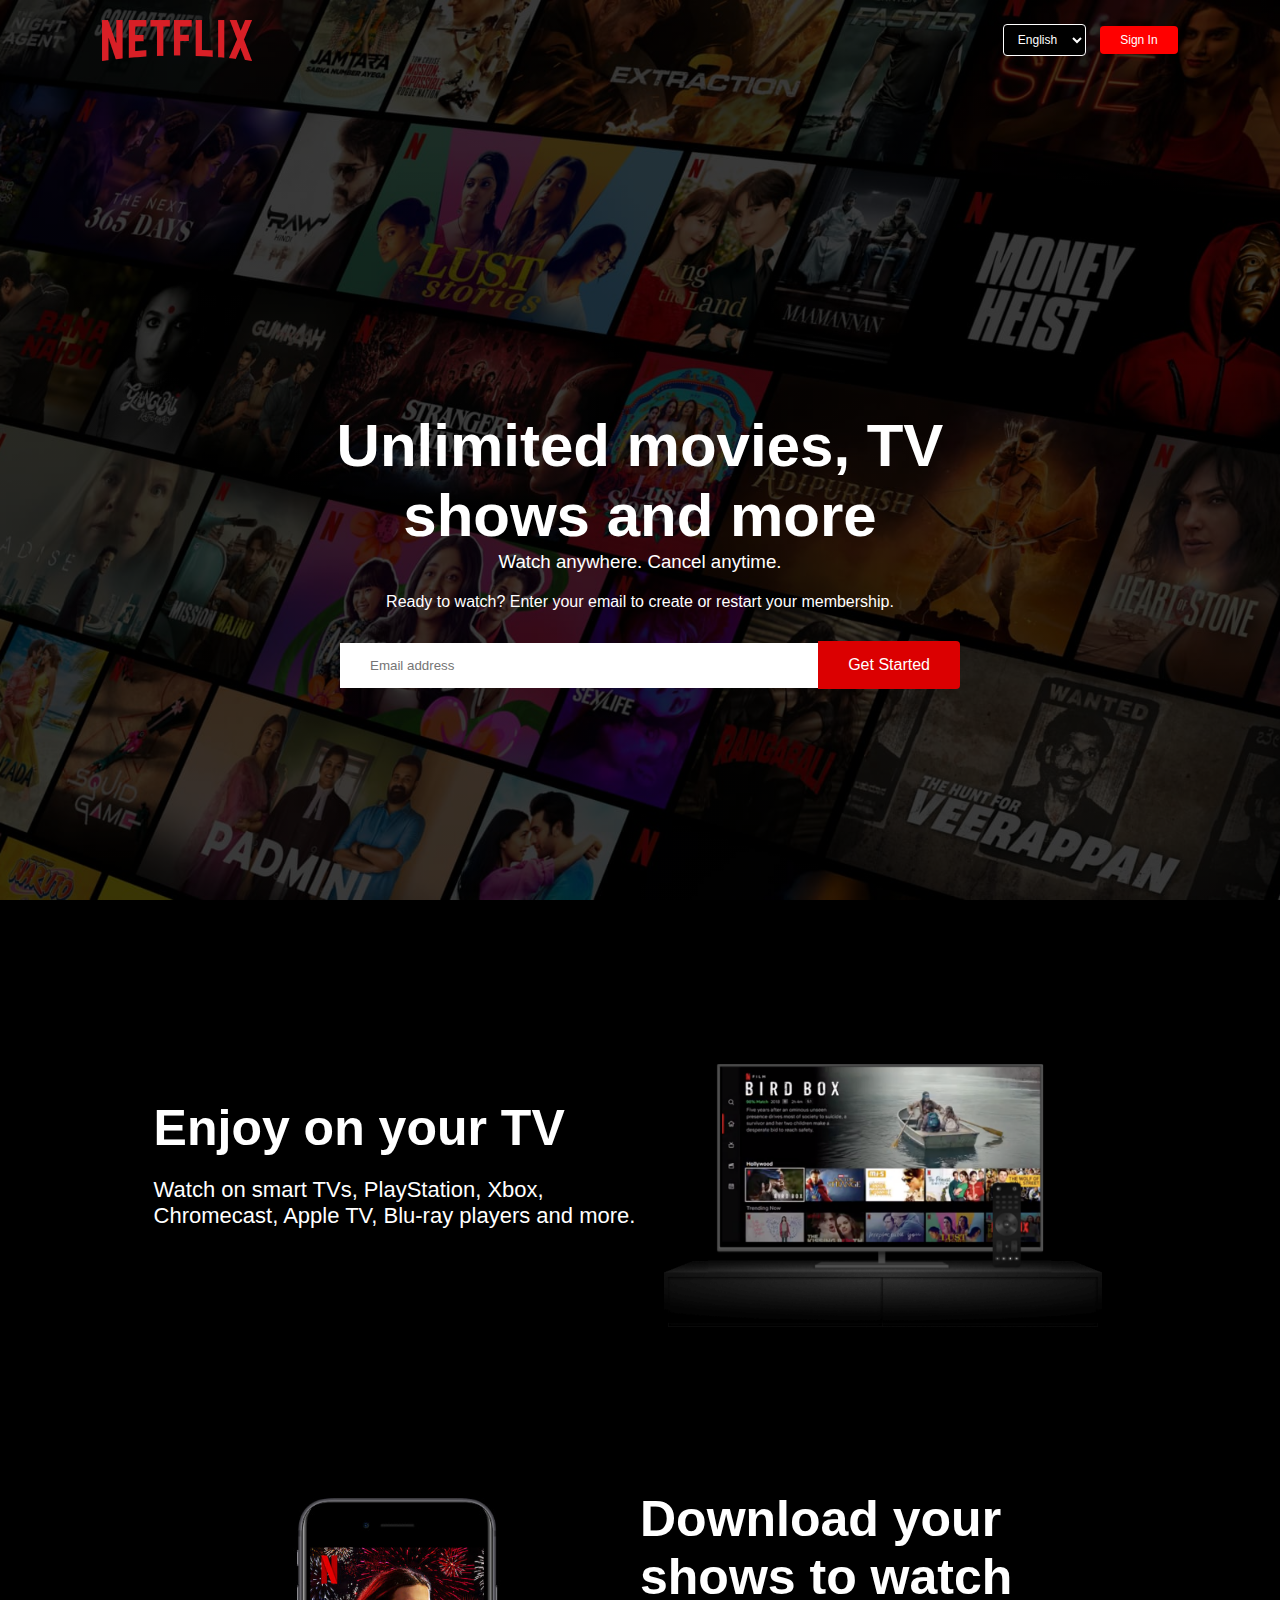
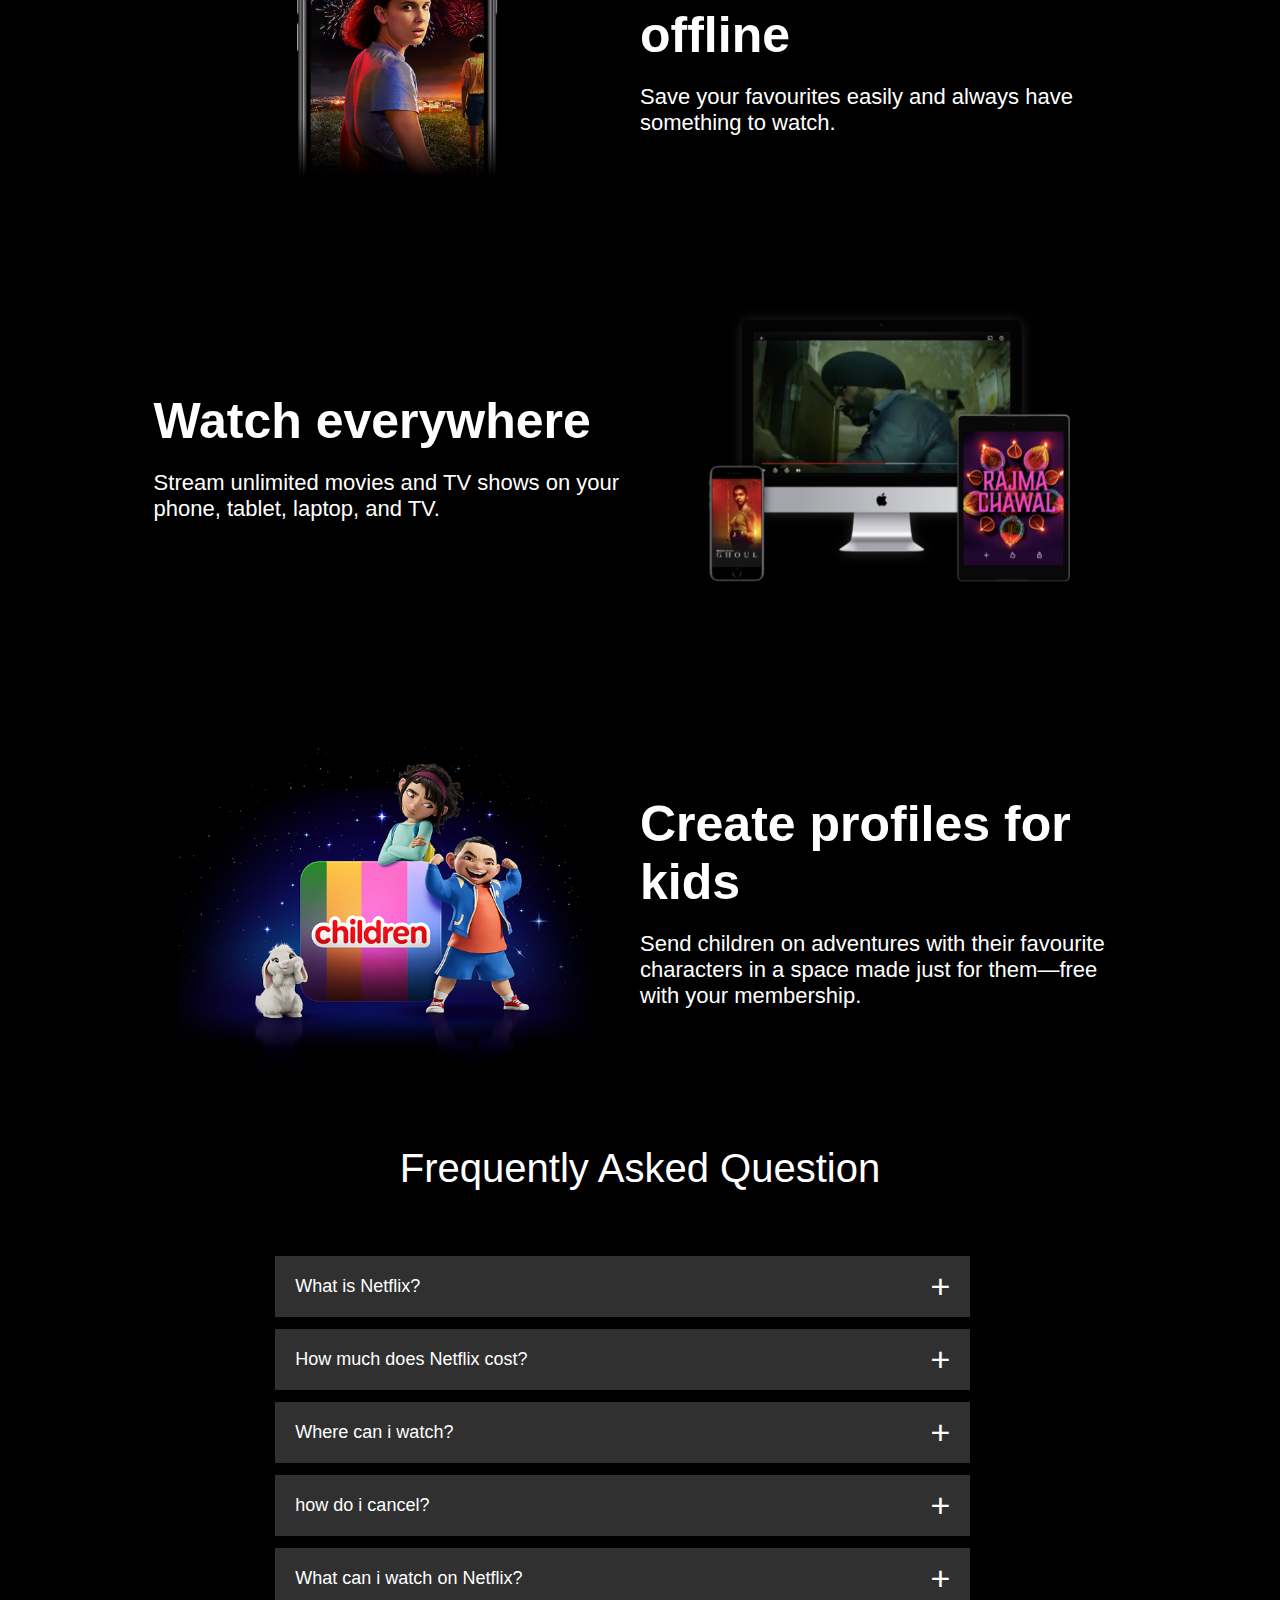
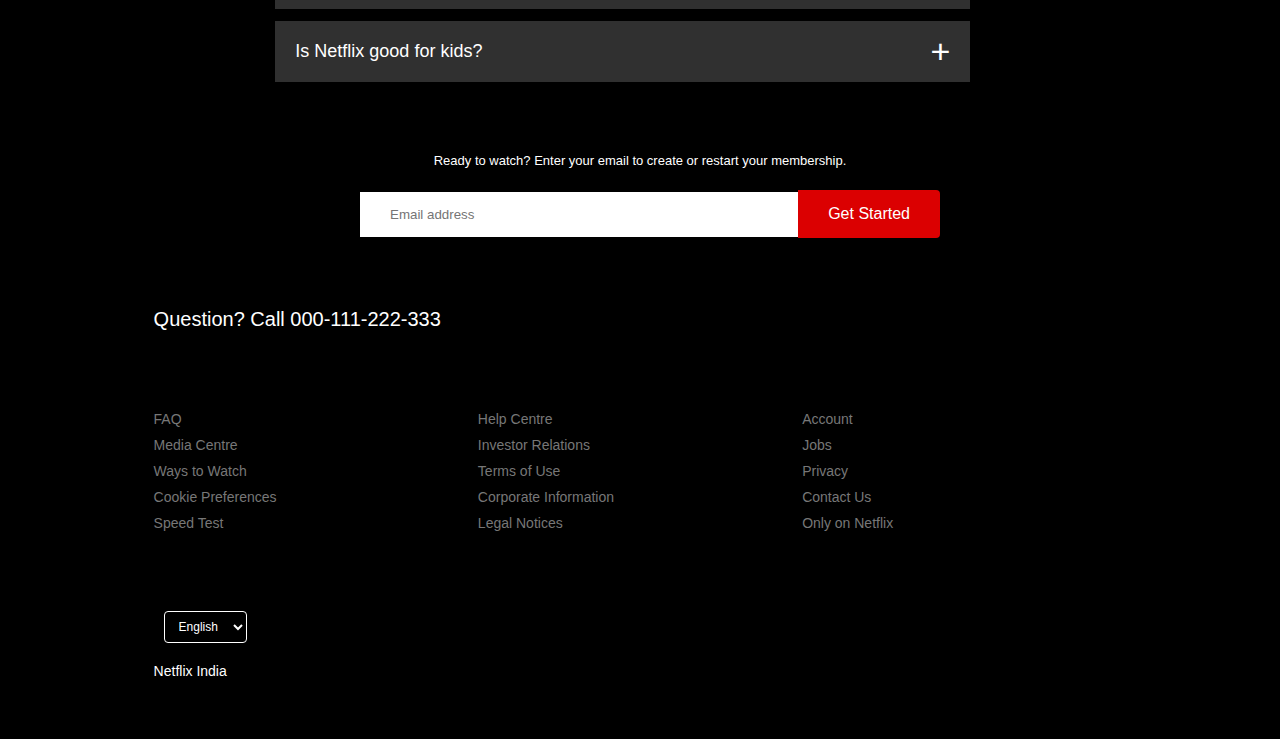
<file: Netflix/index.html>
<!DOCTYPE html>
<html lang="en">
<head>
    <meta charset="UTF-8">
    <meta name="viewport" content="width=device-width, initial-scale=1.0">
    <title>Netflix</title>
    <link rel="stylesheet" href="style.css">
</head>
<body>
    <div id="header">
        <nav>
            <img src="img/logo.png" id="icon">
            <div>
                    <select name="lang">
                        <option value="English">English</option>
                        <option value="Bengali">Bengali</option>
                        <option value="Odia">Odia</option>
                        <option value="Hindi">Hindi</option>
                        <option value="Tamil">Tamil</option>
                        <option value="Punjabi">Punjabi</option>
                    </select>
                <button>Sign In</button>
            </div>
        </nav>
        <div id="header-content">
            <h1>Unlimited movies, TV shows and more</h1>
            <h3>Watch anywhere. Cancel anytime.</h3>
            <p>Ready to watch? Enter your email to create or restart your membership.</p>
            <form id="email-signup">
                <input type="email" placeholder="Email address" required>
                <button type="submit">Get Started</button>
            </form>
        </div>
    </div>
    <div id="features1">
        <div id="row">
            <div id="text-col">
                <h2>Enjoy on your TV</h2>
                <p>Watch on smart TVs, PlayStation, Xbox, Chromecast, Apple TV, Blu-ray players and more.</p>
            </div>
            <div id="img-col">
                <img src="img/feature-1.png"
            </div>
        </div>
    </div>
    <div id="features2">
        <div id="row">
            <div id="img-col">
                <img src="img/features-2.jpg"
            </div>
        </div>
            <div id="text-col">
                <h2>Download your shows to watch offline</h2>
                <p>Save your favourites easily and always have something to watch.</p>
            </div>
    </div>
    <div id="features3">
        <div id="row">
            <div id="text-col">
                <h2>Watch everywhere</h2>
                <p>Stream unlimited movies and TV shows on your phone, tablet, laptop, and TV.</p>
            </div>
            <div id="img-col">
                <img src="img/feature-3.png"
            </div>
        </div>
    </div>
    <div id="features4">
        <div id="row">
            <div id="img-col">
                <img src="img/features-4.png"
            </div>
        </div>
            <div id="text-col">
                <h2>Create profiles for kids</h2>
                <p>Send children on adventures with their favourite characters in a space made just for them—free with your membership.</p>
            </div>
    </div>
    <div id="faq">
        <h2>Frequently Asked Question</h2>
        <ul id="accordian">
            <li>
                <input type="radio" name="accordian" id="first">
                <label for="first">What is Netflix?</label>
                <div id="content">
                    <p>Netflix is a streaming service that offers a wide variety of award-winning TV shows, movies, anime, documentaries and more – on thousands of internet-connected devices.

                        You can watch as much as you want, whenever you want, without a single ad – all for one low monthly price. There's always something new to discover, and new TV shows and movies are added every week!</p>
                </div>
            </li>
            <li>
                <input type="radio" name="accordian" id="second">
                <label for="second">How much does Netflix cost?</label>
                <div id="content">
                    <p>Watch Netflix on your smartphone, tablet, Smart TV, laptop, or streaming device, all for one fixed monthly fee. Plans range from ₹ 149 to ₹ 649 a month. No extra costs, no contracts.</p>
                </div>
            </li>
            <li>
                <input type="radio" name="accordian" id="third">
                <label for="third">Where can i watch?</label>
                <div id="content">
                    <p>Watch anywhere, anytime. Sign in with your Netflix account to watch instantly on the web at netflix.com from your personal computer or on any internet-connected device that offers the Netflix app, including smart TVs, smartphones, tablets, streaming media players and game consoles.

                        You can also download your favourite shows with the iOS, Android, or Windows 10 app. Use downloads to watch while you're on the go and without an internet connection. Take Netflix with you anywhere.</p>
                </div>
            </li>
            <li>
                <input type="radio" name="accordian" id="fourth">
                <label for="fourth">how do i cancel?</label>
                <div id="content">
                    <p>Netflix is flexible. There are no annoying contracts and no commitments. You can easily cancel your account online in two clicks. There are no cancellation fees – start or stop your account anytime.</p>
                </div>
            </li>
            <li>
                <input type="radio" name="accordian" id="fifth">
                <label for="fifth">What can i watch on Netflix?</label>
                <div id="content">
                    <p>Netflix has an extensive library of feature films, documentaries, TV shows, anime, award-winning Netflix originals, and more. Watch as much as you want, anytime you want.</p>
                </div>
            </li>
            <li>
                <input type="radio" name="accordian" id="sixth">
                <label for="sixth">Is Netflix good for kids?</label>
                <div id="content">
                    <p>The Netflix Kids experience is included in your membership to give parents control while kids enjoy family-friendly TV shows and films in their own space.

                        Kids profiles come with PIN-protected parental controls that let you restrict the maturity rating of content kids can watch and block specific titles you don’t want kids to see.</p>
                </div>
            </li>
        </ul>
        <small>Ready to watch? Enter your email to create or restart your membership.</small>
        <form id="email-signup">
            <input type="email" placeholder="Email address" required>
            <button type="submit">Get Started</button>
        </form>
    </div>
    <div id="footer">
        <h2>Question? Call 000-111-222-333</h2>
        <div id="row">
            <div id="col">
                <a href="#">FAQ</a>
                <a href="#">Media Centre</a>
                <a href="#">Ways to Watch</a>
                <a href="#">Cookie Preferences</a>
                <a href="#">Speed Test</a>
            </div>
            <div id="col">
                <a href="#">Help Centre</a>
                <a href="#">Investor Relations</a>
                <a href="#">Terms of Use</a>
                <a href="#">Corporate Information</a>
                <a href="#">Legal Notices</a>
            </div>
            <div id="col">
                <a href="#">Account</a>
                <a href="#">Jobs</a>
                <a href="#">Privacy</a>
                <a href="#">Contact Us</a>
                <a href="#">Only on Netflix</a>
            </div>
        </div>
            <select name="lang">
                <option value="English">English</option>
                <option value="Bengali">Bengali</option>
                <option value="Odia">Odia</option>
                <option value="Hindi">Hindi</option>
                <option value="Tamil">Tamil</option>
                <option value="Punjabi">Punjabi</option>
            </select>
            <p class="copyright-txt">Netflix India</p>
    </div>
</body>
</html>
</file>
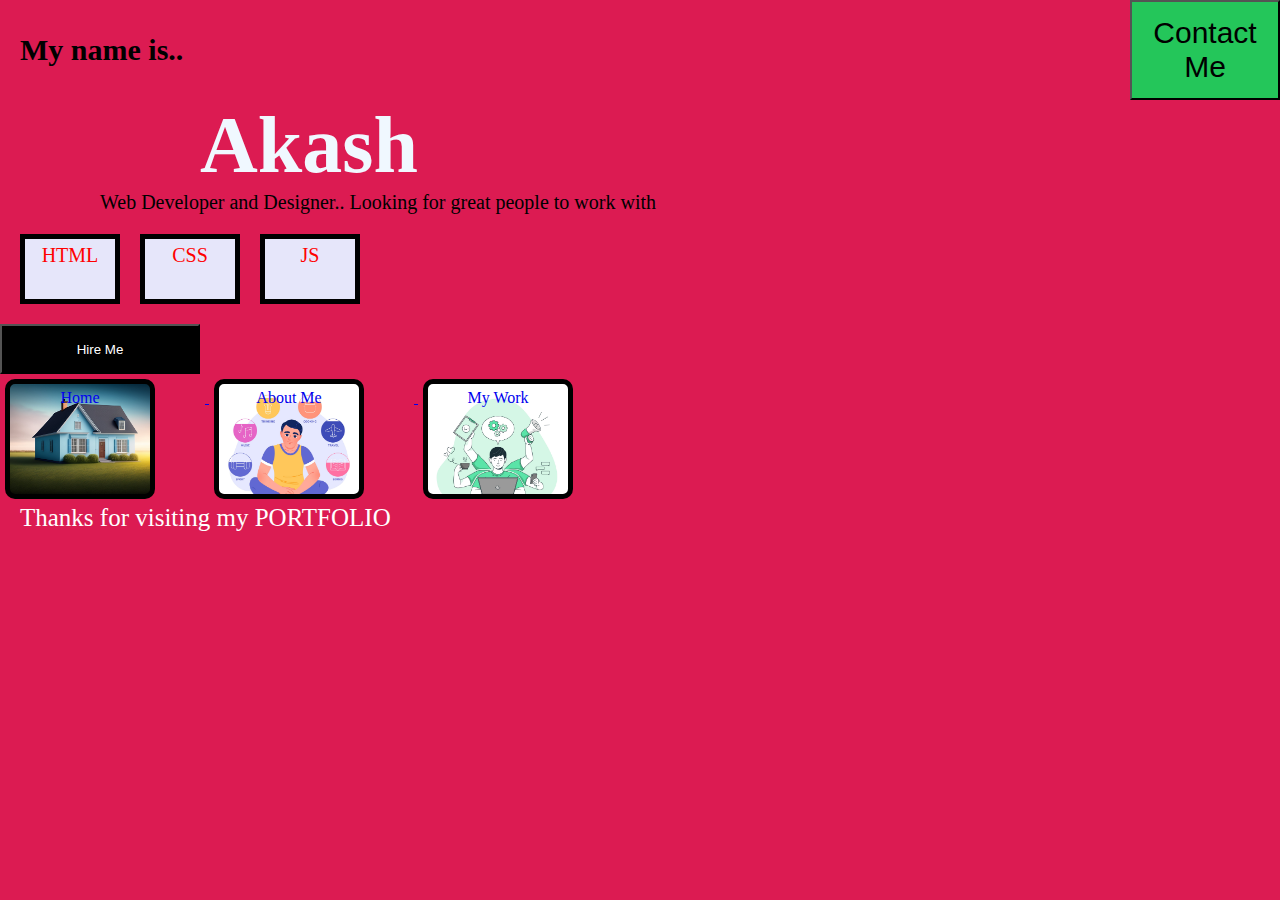
<file: Portfolio/index.html>
<!DOCTYPE html>
<html lang="en">
<head>
    <meta charset="UTF-8">
    <meta name="viewport" content="width=device-width, initial-scale=1.0">
    <title>Portfolio</title>
    <link rel="stylesheet" href="style.css">
</head>
<body>
    <div id="main">
        <div id="aks">
            <h3>My name is..</h3>
            <a href="ContactMe.html">
                <button id="btn">Contact Me</button>
            </a>
            
        </div>
        <h1>Akash</h1>
<p>Web Developer and Designer.. Looking for great people to work with</p>
<box>
    <div id="HCJ">HTML</div>
    <div id="HCJ">CSS</div>
    <div id="HCJ">JS</div>
</box>
<button id="hm">Hire Me</button>
<br>
<a href="index.html">
    <div id="home">Home</div>
</a>
<a href="AboutMe.html">
    <div id="about">About Me</div>
</a>
<a href="MyWork.html">
    <div id="work">My Work</div>
</a>
<br>
<h>Thanks for visiting my PORTFOLIO</h>
    </div>
</body>
</html>
</file>
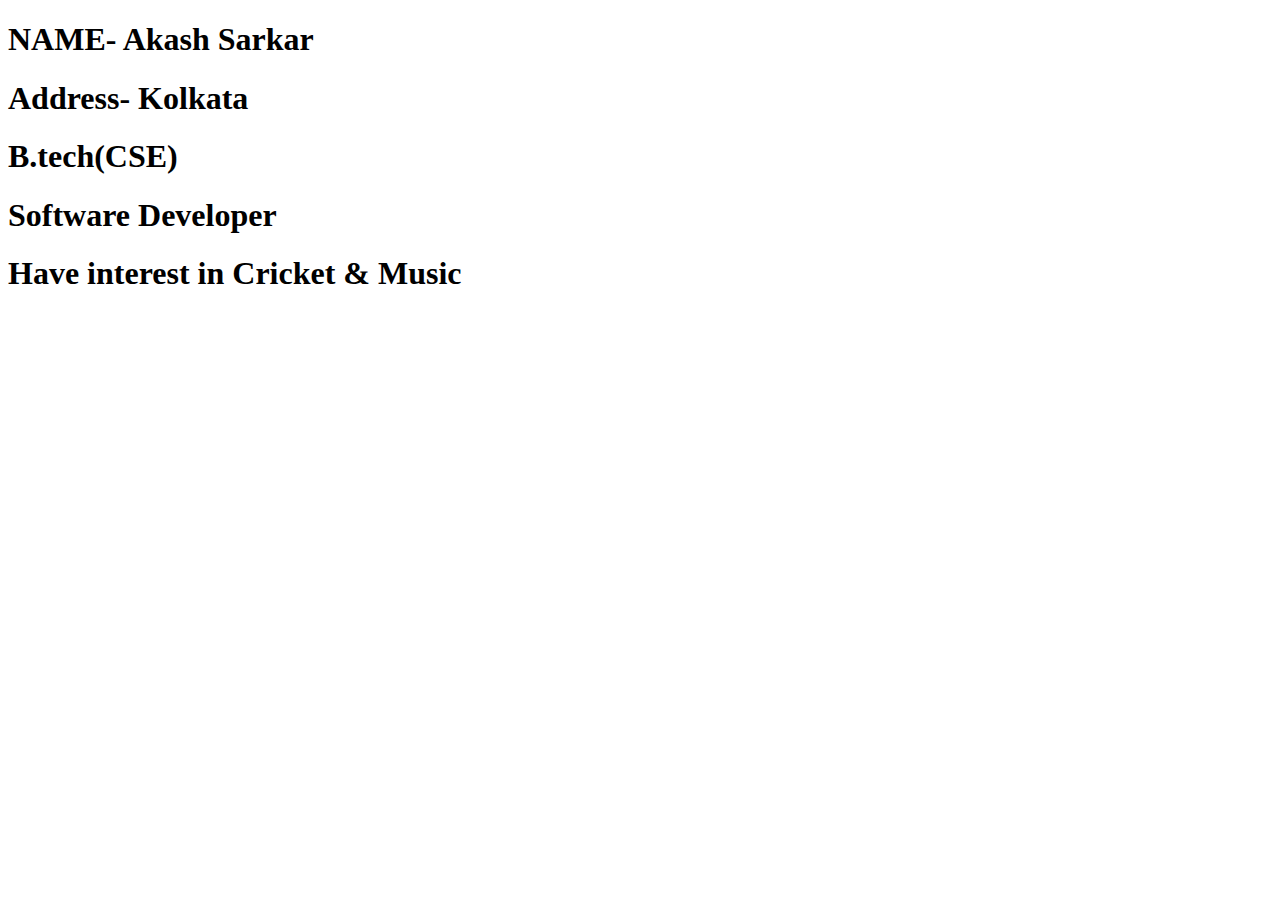
<file: Portfolio/AboutMe.html>
<!DOCTYPE html>
<html lang="en">
<head>
    <meta charset="UTF-8">
    <meta name="viewport" content="width=, initial-scale=1.0">
    <title>Document</title>
</head>
<body>
    <h1 id="aaa">NAME- Akash Sarkar</h1>
    <h1 id="aaa">Address- Kolkata</h1>
    <h1 id="aaa">B.tech(CSE)</h1>
    <h1 id="aaa">Software Developer</h1>
    <h1 id="aaa">Have interest in Cricket & Music</h1>
</body>
</html>
</file>
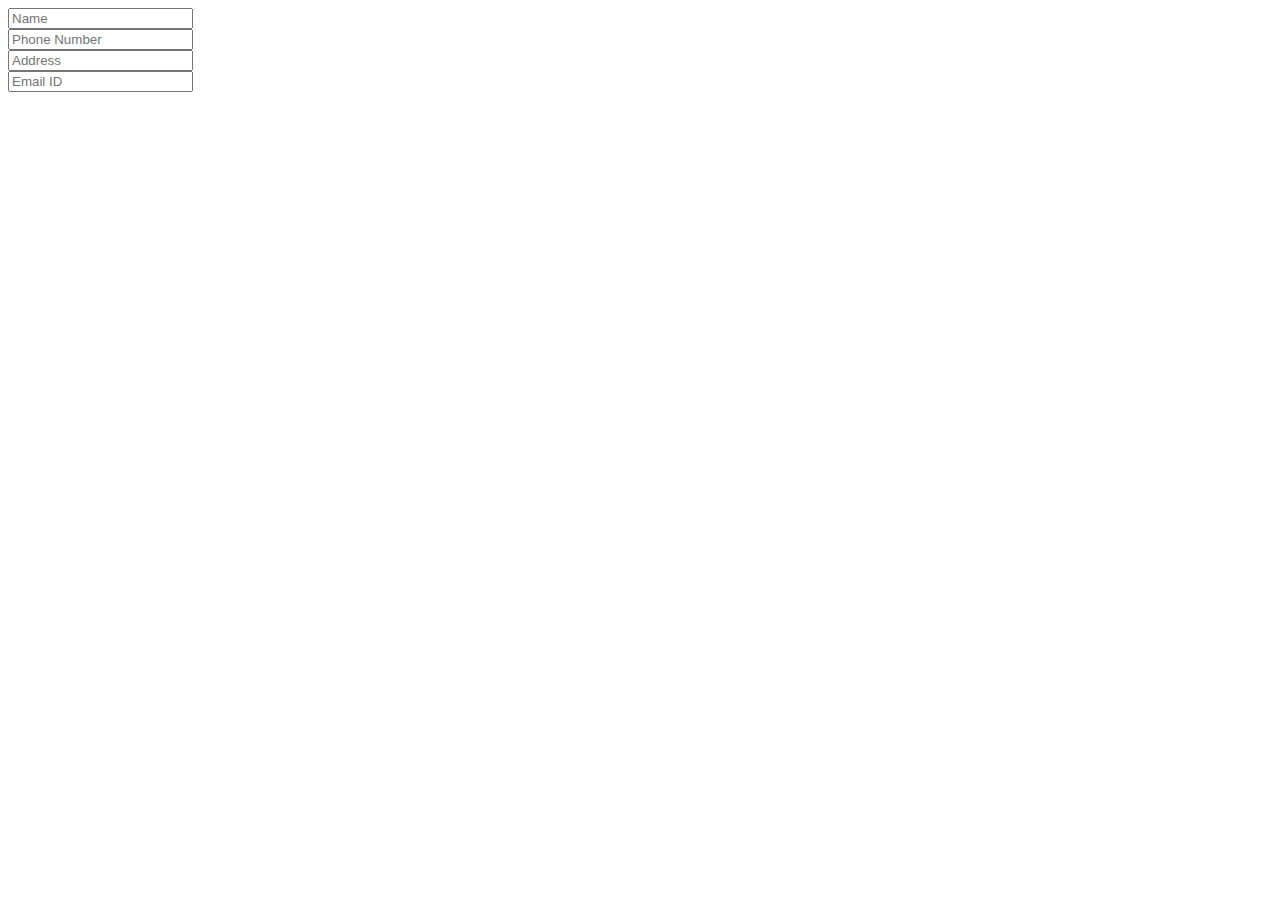
<file: Portfolio/ContactMe.html>
<!DOCTYPE html>
<html lang="en">
<head>
    <meta charset="UTF-8">
    <meta name="viewport" content="width=device-width, initial-scale=1.0">
    <title>Document</title>
</head>
<body>
    <input type="text" placeholder="Name"> 
    <br>
    <input type="text" placeholder="Phone Number">
    <br>
    <input type="text" placeholder="Address"> 
    <br>
    <input type="text" placeholder="Email ID">
</body>
</html>
</file>
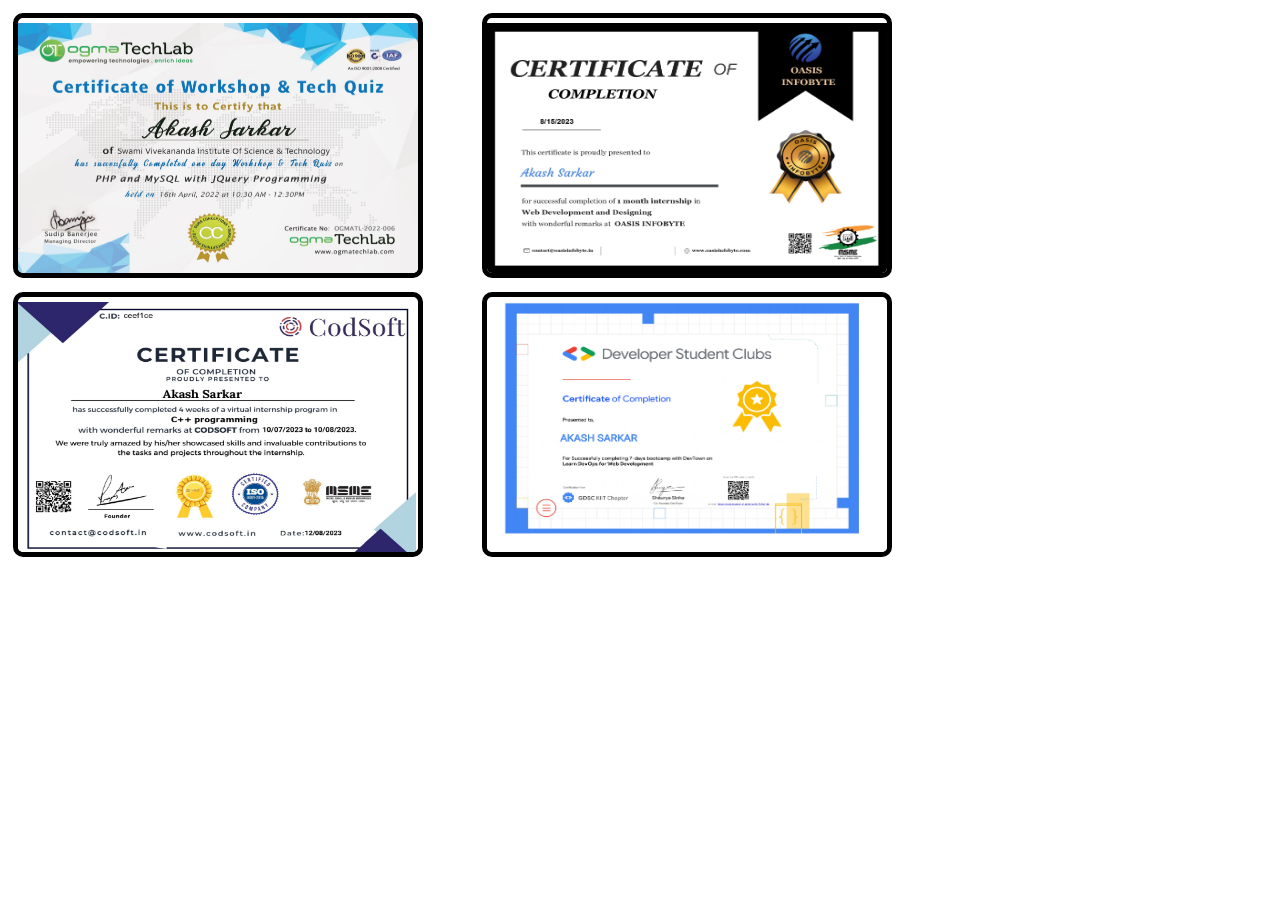
<file: Portfolio/MyWork.html>
<!DOCTYPE html>
<html lang="en">
<head>
    <meta charset="UTF-8">
    <meta name="viewport" content="width=device-width, initial-scale=1.0">
    <title>Document</title>
    <link rel="stylesheet" href="mw.css">
</head>
<body>
    <img src="p1.jpg" alt="">
    <img src="p2.jpg" alt="">
    <img src="p3.jpg" alt="">
    <img src="p4.jpg" alt="">
</body>
</html>
</file>
<file: Netflix/style.css>
*{
    margin: 0;
    padding: 0;
    font-family: 'poppins', sans-serif;
    box-sizing: border-box;
}
body{
    background-color: black;
    color: white;
}
#header{
    width: 100%;
    height: 100vh;
    background-image: linear-gradient(rgba(0,0,0,0.7), rgba(0,0,0,0.7)), url(img/header.jpg);
    background-size: cover;
    background-position: center;
    padding: 10px 8%;
    position: relative;
}
nav{
    display: flex;
    align-items: center;
    justify-content: space-between;
    padding: 10px 0;
}
#icon{
    width: 150px;
    cursor: pointer;
}
nav button{
    border: 0;
    outline: 0;
    background-color:red;
    color:white;
    padding: 7px 20px;
    font-size: 12px;
    border-radius: 4px;
    margin-left: 10px;
    cursor: pointer;
}
select{
    border: 0;
    border: 1px solid black;
    outline: 0;
    color:white;
    background: transparent;
    background-color: black;
    border: 1px solid white;
    padding: 7px 20px;
    font-size: 12px;
    border-radius: 4px;
    margin-left: 10px;
    cursor: pointer;
    display: inline-flex;
    align-items: center;
    padding: 7px 10px;

}
select img{
    width: 10px;
    margin-left: 10px;
}
#header-content{
    position: absolute;
    top: 50%;
    left: 50%;
    transform: translate(-50%, -50%);
    text-align: center;
    margin-top: 100px;
}
#header-content h1{
    font-size: 60px;
    line-height: 70px;
    font-weight: 600;
    max-width: 650px;
}
#header-content h3{
    font-weight: 400;
    margin-bottom: 20px;
}
#email-signup{
    background: fff;
    border-radius: 4px;
    display: flex;
    align-items: center;
    margin-top: 30px;
    overflow: hidden;
}
#email-signup input{
    flex: 1;
    border: 0;
    outline: o;
    margin-left: 20px;
    padding: 15px 30px;
}
#email-signup button{
    background: #db0001;
    border: 0;
    outline: 0;
    color: white;
    font-size: 16px;
    cursor: pointer;
    padding: 15px 30px;
}
#features1{
    padding: 50px 12%;
    font-size: 22px;
}
#row{
    display: flex;
    width: 100%;
    align-items: center;
    flex-wrap: wrap;
    padding: 50px 0;
}
#text-col{
    flex-basis: 50%;
    margin-bottom: 20px;
}
#img-col{
    flex-basis: 50%;
    margin-bottom: 20px;
}
#img-col img{
    display: block;
    width: 90%;
    margin: auto;
}
#features1 h2{
    font-size: 50px;
    font-weight: 600;
    margin-bottom: 20px;
}

#faq{
    padding: 10px 12%;
    text-align: center;
    font-size: 18px;
}
#faq h2{
    font-weight: 500;
    font-size: 40px;
}
#accordian{
    margin: 60px auto;
    width: 100%;
    max-width: 750px;
}
#accordian li{
    list-style: none;
    width: 900px;
    padding: 5px;
    padding-right: 200px;
}
#accordian li label{
    display: flex;
    align-items: center;
    padding: 20px;
    font-size: 18px;
    font-weight: 500;
    background: #303030;
    margin-bottom: 2px;
    cursor: pointer;
    position: relative;
}
label::after{
    content: '+';
    font-size: 34px;
    position: absolute;
    right: 20px;
    transition: transform 0.5s;
}
input[type="radio"]{
    display: none;
}
#accordian #content{
    background: #303030;
    text-align: left;
    padding: 0 20px;
    max-height: 0;
    overflow: hidden;
    transition: max-height 0.5s, padding 0.5s;
}
#accordian input[type="radio"]:checked + label + #content{
    max-height: 600px;
    padding: 30px 20px;
}
#accordian input[type="radio"]:checked + label::after{
    transform: rotate(135deg);
}
#faq #email-signup{
    max-width: 600px;
    margin: 20px auto 60px;
}
#faq small{
    font-size: 13px;
#footer{
    padding: 100px 15% 10px;
    border-top: 6px solid #333;
    color: #777;
}
}
#footer h2{
    font-size: 20px;
    font-weight: 400;
    margin-bottom: 30px;
}
#footer #col{
    flex-basis: 25%;
    flex-grow: 1;
    margin-bottom: 20px;
}
#footer #col a{
    display: block;
    text-decoration: none;
    color: #777;
    font-size: 14px;
    margin-bottom: 10px;
}
.copyright-txt{
    font-size: 14px;
    margin-top: 20px;
    margin-bottom: 10px;
}
</file>
<file: Portfolio/style.css>
*{
    margin: 0;
    padding: 0;
    box-sizing: border-box;
}

html, body{
    height: 100%;
    width: 100%;
}
#main{
    height: 100%;
    width: 100%;
    position: relative;
    background-color: #dc1b52;
}
#aks{
    display: flex;
    align-items: center;
    justify-content: space-between;
}
#btn{
    height: 100px;
    width: 150px;
    color:black;
    background-color: rgb(36, 198, 90);
    font-size: 30px;
    cursor: pointer;
}
#hm{
    height: 50px;
    width: 200px;
    color:white;
    background-color:black;
}
h{
    font-size: 25px;
    color: white;
    padding-left: 20px;
}
h3{
    font-size: 30px;
    padding-left: 20px;
}
h1{
    font-size: 80px;
    padding-left: 200px;
    color: aliceblue;
}
p{
    font-size: 20px;
    padding-left: 100px;
}
#home{
    height: 120px;
    width: 150px;
    background-image: url(home.jpg);
    background-size: cover;
    border: 5px solid black;
    text-align: center;
    border-radius: 10px;
    margin: 5px;
    padding-top: 5px;
    display: inline-block;
    margin-right: 50px;
}
#about{
    height: 120px;
    width: 150px;
    background-image: url(about.jpg);
    background-size: cover;
    border: 5px solid black;
    text-align: center;
    border-radius: 10px;
    margin: 5px;
    padding-top: 5px;
    display: inline-block;
    margin-right: 50px;
}
#work{
    height: 120px;
    width: 150px;
    background-image: url(work.jpg);
    background-size: cover;
    border: 5px solid black;
    text-align: center;
    border-radius: 10px;
    margin: 5px;
    padding-top: 5px;
    display: inline-block;
    margin-right: 50px;
}
#HCJ{
    height: 70px;
    width: 100px;
    background-color: lavender;
    color: red;
    border: 5px solid black;
    text-align: center;
    margin: 10px;
    padding-top: 5px;
    font-size: 20px;
}
box{
    display: flex;
    padding: 10px 10px;
}
#aaa{
    font-size: 50px;
}
</file>
<file: Portfolio/mw.css>
img{
    height: 250px;
    width: 400px;
    background-size: cover;
    border: 5px solid black;
    text-align: center;
    border-radius: 10px;
    margin: 5px;
    padding-top: 5px;
    display: inline-block;
    margin-right: 50px;
}
</file>
